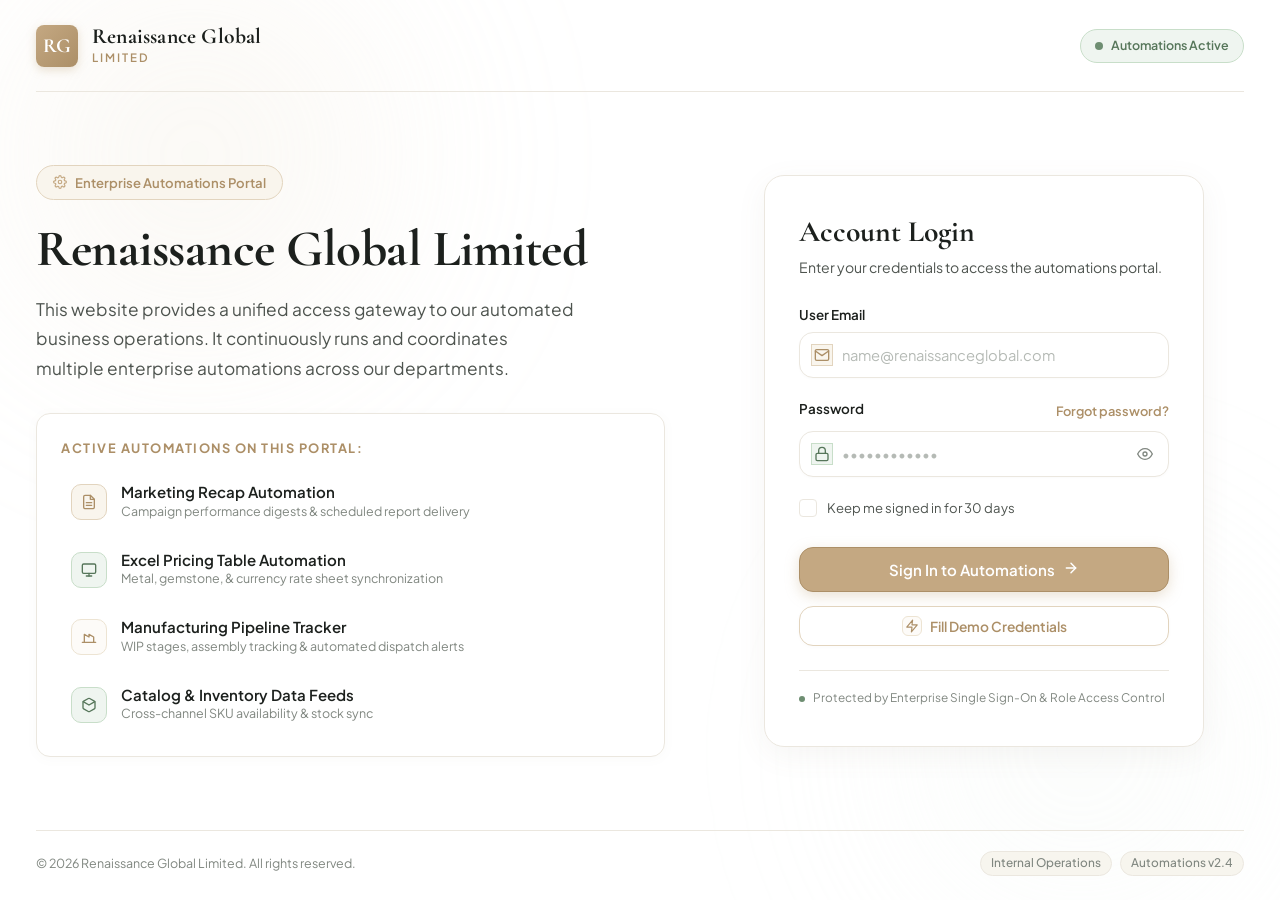
<file: index.html>
<!DOCTYPE html>
<html lang="en">
<head>
  <meta charset="UTF-8">
  <meta name="viewport" content="width=device-width, initial-scale=1.0">
  <title>Renaissance Global Limited — Automations Portal</title>
  <meta name="description" content="Renaissance Global Limited enterprise automation login portal. Secure access point to marketing recaps, pricing workflows, and manufacturing automations.">
  <meta name="theme-color" content="#ffffff">

  <!-- Typography -->
  <link rel="preconnect" href="https://fonts.googleapis.com">
  <link rel="preconnect" href="https://fonts.gstatic.com" crossorigin>
  <link href="https://fonts.googleapis.com/css2?family=Cormorant+Garamond:ital,wght@0,500;0,600;0,700;1,400&family=Plus+Jakarta+Sans:wght@300;400;500;600;700&display=swap" rel="stylesheet">
  <link rel="icon" href="data:image/svg+xml,<svg xmlns='http://www.w3.org/2000/svg' viewBox='0 0 32 32'><rect width='32' height='32' rx='6' fill='%23C4A882'/><text x='16' y='22' font-family='Georgia, serif' font-size='15' font-weight='bold' fill='white' text-anchor='middle'>RG</text></svg>">

  <link rel="stylesheet" href="styles.css">
</head>
<body>
  <!-- Ambient Subtle Tones (cream, tan, and soft light green on 80%+ pure white canvas) -->
  <div class="ambient-canvas" aria-hidden="true">
    <div class="glow-shape shape-1"></div>
    <div class="glow-shape shape-2"></div>
  </div>

  <div class="page-wrapper">
    <!-- Top Minimal Brand Bar -->
    <header class="portal-header">
      <div class="brand-group">
        <div class="brand-monogram">RG</div>
        <div class="brand-meta">
          <span class="brand-name">Renaissance Global</span>
          <span class="brand-sub">Limited</span>
        </div>
      </div>
      
      <div class="status-indicator">
        <span class="status-dot"></span>
        <span class="status-text">Automations Active</span>
      </div>
    </header>

    <!-- Main Single-Page Split Layout -->
    <main class="portal-main">
      <div class="portal-grid">
        
        <!-- Left Section: Simple text & Automations Overview -->
        <section class="portal-intro">
          <div class="tag-pill">
            <span class="tag-icon">
              <svg width="14" height="14" viewBox="0 0 24 24" fill="none" stroke="currentColor" stroke-width="2" stroke-linecap="round" stroke-linejoin="round">
                <circle cx="12" cy="12" r="3"></circle>
                <path d="M19.4 15a1.65 1.65 0 0 0 .33 1.82l.06.06a2 2 0 0 1 0 2.83 2 2 0 0 1-2.83 0l-.06-.06a1.65 1.65 0 0 0-1.82-.33 1.65 1.65 0 0 0-1 1.51V21a2 2 0 0 1-2 2 2 2 0 0 1-2-2v-.09A1.65 1.65 0 0 0 9 19.4a1.65 1.65 0 0 0-1.82.33l-.06.06a2 2 0 0 1-2.83 0 2 2 0 0 1 0-2.83l.06-.06a1.65 1.65 0 0 0 .33-1.82 1.65 1.65 0 0 0-1.51-1H3a2 2 0 0 1-2-2 2 2 0 0 1 2-2h.09A1.65 1.65 0 0 0 4.6 9a1.65 1.65 0 0 0-.33-1.82l-.06-.06a2 2 0 0 1 0-2.83 2 2 0 0 1 2.83 0l.06.06a1.65 1.65 0 0 0 1.82.33H9a1.65 1.65 0 0 0 1-1.51V3a2 2 0 0 1 2-2 2 2 0 0 1 2 2v.09a1.65 1.65 0 0 0 1 1.51 1.65 1.65 0 0 0 1.82-.33l.06-.06a2 2 0 0 1 2.83 0 2 2 0 0 1 0 2.83l-.06.06a1.65 1.65 0 0 0-.33 1.82V9a1.65 1.65 0 0 0 1.51 1H21a2 2 0 0 1 2 2 2 2 0 0 1-2 2h-.09a1.65 1.65 0 0 0-1.51 1z"></path>
              </svg>
            </span>
            <span>Enterprise Automations Portal</span>
          </div>

          <h1 class="portal-heading">
            Renaissance Global Limited
          </h1>

          <p class="portal-description">
            This website provides a unified access gateway to our automated business operations. It continuously runs and coordinates multiple enterprise automations across our departments.
          </p>

          <!-- List of Included Automations -->
          <div class="automations-summary-box">
            <div class="summary-header">Active Automations on this Portal:</div>
            
            <div class="automation-items-list">
              <div class="automation-item">
                <div class="item-icon icon-tan">
                  <svg width="16" height="16" viewBox="0 0 24 24" fill="none" stroke="currentColor" stroke-width="2" stroke-linecap="round" stroke-linejoin="round">
                    <path d="M14 2H6a2 2 0 0 0-2 2v16a2 2 0 0 0 2 2h12a2 2 0 0 0 2-2V8z"></path>
                    <polyline points="14 2 14 8 20 8"></polyline>
                    <line x1="16" y1="13" x2="8" y2="13"></line>
                    <line x1="16" y1="17" x2="8" y2="17"></line>
                  </svg>
                </div>
                <div class="item-info">
                  <span class="item-title">Marketing Recap Automation</span>
                  <span class="item-sub">Campaign performance digests & scheduled report delivery</span>
                </div>
              </div>

              <div class="automation-item">
                <div class="item-icon icon-green">
                  <svg width="16" height="16" viewBox="0 0 24 24" fill="none" stroke="currentColor" stroke-width="2" stroke-linecap="round" stroke-linejoin="round">
                    <rect x="2" y="3" width="20" height="14" rx="2" ry="2"></rect>
                    <line x1="8" y1="21" x2="16" y2="21"></line>
                    <line x1="12" y1="17" x2="12" y2="21"></line>
                  </svg>
                </div>
                <div class="item-info">
                  <span class="item-title">Excel Pricing Table Automation</span>
                  <span class="item-sub">Metal, gemstone, & currency rate sheet synchronization</span>
                </div>
              </div>

              <div class="automation-item">
                <div class="item-icon icon-cream">
                  <svg width="16" height="16" viewBox="0 0 24 24" fill="none" stroke="currentColor" stroke-width="2" stroke-linecap="round" stroke-linejoin="round">
                    <path d="M2 20h20"></path>
                    <path d="M5 20V8l7 4V8l7 4v8"></path>
                  </svg>
                </div>
                <div class="item-info">
                  <span class="item-title">Manufacturing Pipeline Tracker</span>
                  <span class="item-sub">WIP stages, assembly tracking & automated dispatch alerts</span>
                </div>
              </div>

              <div class="automation-item">
                <div class="item-icon icon-green">
                  <svg width="16" height="16" viewBox="0 0 24 24" fill="none" stroke="currentColor" stroke-width="2" stroke-linecap="round" stroke-linejoin="round">
                    <path d="M21 16V8a2 2 0 0 0-1-1.73l-7-4a2 2 0 0 0-2 0l-7 4A2 2 0 0 0 3 8v8a2 2 0 0 0 1 1.73l7 4a2 2 0 0 0 2 0l7-4A2 2 0 0 0 21 16z"></path>
                    <polyline points="3.27 6.96 12 12.01 20.73 6.96"></polyline>
                  </svg>
                </div>
                <div class="item-info">
                  <span class="item-title">Catalog & Inventory Data Feeds</span>
                  <span class="item-sub">Cross-channel SKU availability & stock sync</span>
                </div>
              </div>
            </div>
          </div>
        </section>

        <!-- Right Section: Login Form Card -->
        <section class="portal-login-area">
          <div class="login-card" id="login-card">
            
            <!-- Standard Login View -->
            <div id="login-form-view">
              <div class="card-header">
                <h2 class="card-title">Account Login</h2>
                <p class="card-subtitle">Enter your credentials to access the automations portal.</p>
              </div>

              <form id="login-form" onsubmit="return false;" novalidate>
                <!-- Email Field -->
                <div class="form-group">
                  <label for="user-email" class="form-label">User Email</label>
                  <div class="input-wrapper">
                    <span class="input-icon icon-tan">
                      <svg width="16" height="16" viewBox="0 0 24 24" fill="none" stroke="currentColor" stroke-width="2" stroke-linecap="round" stroke-linejoin="round">
                        <path d="M4 4h16c1.1 0 2 .9 2 2v12c0 1.1-.9 2-2 2H4c-1.1 0-2-.9-2-2V6c0-1.1.9-2 2-2z"></path>
                        <polyline points="22,6 12,13 2,6"></polyline>
                      </svg>
                    </span>
                    <input 
                      type="email" 
                      id="user-email" 
                      name="email" 
                      class="form-input" 
                      placeholder="name@renaissanceglobal.com" 
                      required 
                      autocomplete="email"
                    >
                  </div>
                  <span class="field-error" id="email-error">Please enter a valid work email address.</span>
                </div>

                <!-- Password Field -->
                <div class="form-group">
                  <div class="label-row">
                    <label for="user-password" class="form-label">Password</label>
                    <button type="button" class="btn-text-link" id="forgot-password-btn">Forgot password?</button>
                  </div>
                  <div class="input-wrapper">
                    <span class="input-icon icon-green">
                      <svg width="16" height="16" viewBox="0 0 24 24" fill="none" stroke="currentColor" stroke-width="2" stroke-linecap="round" stroke-linejoin="round">
                        <rect x="3" y="11" width="18" height="11" rx="2" ry="2"></rect>
                        <path d="M7 11V7a5 5 0 0 1 10 0v4"></path>
                      </svg>
                    </span>
                    <input 
                      type="password" 
                      id="user-password" 
                      name="password" 
                      class="form-input" 
                      placeholder="••••••••••••" 
                      required 
                      autocomplete="current-password"
                    >
                    <button type="button" class="password-toggle-btn" id="toggle-password-btn" aria-label="Toggle password visibility">
                      <svg id="eye-icon" width="16" height="16" viewBox="0 0 24 24" fill="none" stroke="currentColor" stroke-width="2" stroke-linecap="round" stroke-linejoin="round">
                        <path d="M1 12s4-8 11-8 11 8 11 8-4 8-11 8-11-8-11-8z"></path>
                        <circle cx="12" cy="12" r="3"></circle>
                      </svg>
                    </button>
                  </div>
                  <span class="field-error" id="password-error">Password must be at least 6 characters.</span>
                </div>

                <!-- Remember Me Checkbox -->
                <div class="form-check-row">
                  <label class="checkbox-container">
                    <input type="checkbox" id="remember-me" name="remember">
                    <span class="custom-checkbox"></span>
                    <span class="checkbox-label">Keep me signed in for 30 days</span>
                  </label>
                </div>

                <!-- Action Button (Tan / Light Green Styled) -->
                <button type="submit" class="btn btn-primary" id="login-submit-btn">
                  <span class="btn-spinner" id="btn-spinner" style="display: none;"></span>
                  <span id="btn-text">Sign In to Automations</span>
                  <span class="btn-arrow-icon" id="btn-arrow">
                    <svg width="16" height="16" viewBox="0 0 24 24" fill="none" stroke="currentColor" stroke-width="2.2" stroke-linecap="round" stroke-linejoin="round">
                      <line x1="5" y1="12" x2="19" y2="12"></line>
                      <polyline points="12 5 19 12 12 19"></polyline>
                    </svg>
                  </span>
                </button>

                <!-- Quick Autofill Action -->
                <div class="demo-fill-area">
                  <button type="button" class="btn btn-secondary" id="demo-fill-btn">
                    <span class="btn-icon-tiny icon-cream">
                      <svg width="14" height="14" viewBox="0 0 24 24" fill="none" stroke="currentColor" stroke-width="2" stroke-linecap="round" stroke-linejoin="round">
                        <polygon points="13 2 3 14 12 14 11 22 21 10 12 10 13 2"></polygon>
                      </svg>
                    </span>
                    <span>Fill Demo Credentials</span>
                  </button>
                </div>
              </form>

              <div class="card-notice">
                <span class="security-dot"></span>
                <span>Protected by Enterprise Single Sign-On & Role Access Control</span>
              </div>
            </div>

            <!-- Authenticated Success State View -->
            <div id="authenticated-view" class="authenticated-state" style="display: none;">
              <div class="success-icon-wrap icon-green">
                <svg width="32" height="32" viewBox="0 0 24 24" fill="none" stroke="currentColor" stroke-width="2.2" stroke-linecap="round" stroke-linejoin="round">
                  <path d="M22 11.08V12a10 10 0 1 1-5.93-9.14"></path>
                  <polyline points="22 4 12 14.01 9 11.01"></polyline>
                </svg>
              </div>
              <h3 class="auth-title">Authentication Successful</h3>
              <p class="auth-desc">Welcome to Renaissance Global Limited Automation Hub.</p>
              
              <div class="auth-user-badge">
                <span id="logged-user-email">user@renaissanceglobal.com</span>
              </div>

              <div class="auth-quick-actions">
                <button type="button" class="btn btn-primary" id="launch-hub-btn">
                  <span>Enter Automation Workspace</span>
                  <svg width="16" height="16" viewBox="0 0 24 24" fill="none" stroke="currentColor" stroke-width="2" stroke-linecap="round" stroke-linejoin="round">
                    <polyline points="9 18 15 12 9 6"></polyline>
                  </svg>
                </button>
                <button type="button" class="btn btn-secondary" id="logout-btn">
                  <span>Sign Out</span>
                </button>
              </div>
            </div>

          </div>
        </section>

      </div>
    </main>

    <!-- Footer -->
    <footer class="portal-footer">
      <div class="footer-left">
        <span>&copy; 2026 Renaissance Global Limited. All rights reserved.</span>
      </div>
      <div class="footer-right">
        <span class="footer-tag">Internal Operations</span>
        <span class="footer-tag">Automations v2.4</span>
      </div>
    </footer>
  </div>

  <!-- Toast Notification Container -->
  <div class="toast-container" id="toast-container" aria-live="polite"></div>

  <script src="app.js"></script>
</body>
</html>
</file>
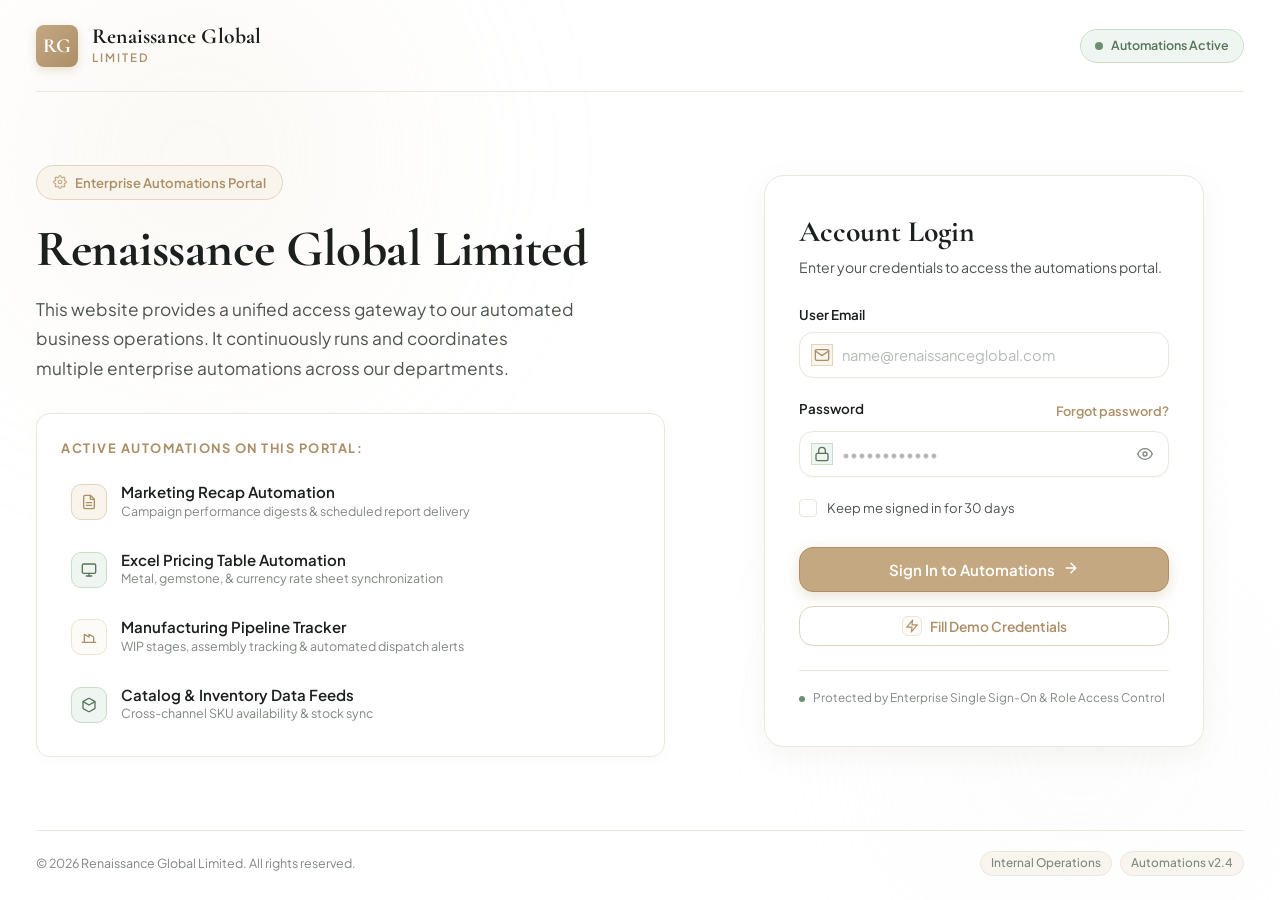
<file: summary-sheet-creation.html>
<!DOCTYPE html>
<html lang="en">
<head>
  <meta charset="UTF-8">
  <meta name="viewport" content="width=device-width, initial-scale=1.0">
  <title>Summary Sheet Creation — Renaissance Global Limited</title>
  <meta name="description" content="Renaissance Global Limited — Automated Summary Sheet Creation workflow for customer pricing sheets and diamond specifications.">
  <meta name="theme-color" content="#ffffff">

  <!-- Typography -->
  <link rel="preconnect" href="https://fonts.googleapis.com">
  <link rel="preconnect" href="https://fonts.gstatic.com" crossorigin>
  <link href="https://fonts.googleapis.com/css2?family=Cormorant+Garamond:ital,wght@0,500;0,600;0,700;1,400&family=Plus+Jakarta+Sans:wght@300;400;500;600;700&display=swap" rel="stylesheet">
  <link rel="icon" href="data:image/svg+xml,<svg xmlns='http://www.w3.org/2000/svg' viewBox='0 0 32 32'><rect width='32' height='32' rx='6' fill='%23C4A882'/><text x='16' y='22' font-family='Georgia, serif' font-size='15' font-weight='bold' fill='white' text-anchor='middle'>RG</text></svg>">

  <link rel="stylesheet" href="styles.css">

  <!-- Authentication Guard: Without login no one can access anything inside the app -->
  <style id="auth-guard-style">
    body { display: none !important; }
  </style>
  <script>
    (function () {
      try {
        var rawSession = sessionStorage.getItem('rg_auth_session') || localStorage.getItem('rg_auth_session');
        var session = rawSession ? JSON.parse(rawSession) : null;
        if (!session || !session.authenticated) {
          window.location.replace('index.html');
          return;
        }
        // User is authenticated - remove guard once DOM is ready
        if (document.readyState === 'loading') {
          document.addEventListener('DOMContentLoaded', function() {
            var guard = document.getElementById('auth-guard-style');
            if (guard) guard.remove();
          });
        } else {
          var guard = document.getElementById('auth-guard-style');
          if (guard) guard.remove();
        }
      } catch (err) {
        window.location.replace('index.html');
      }
    })();
  </script>
</head>
<body class="page-summary-sheet">
  <!-- Subtle Ambient Glow Orbs (Soft Cream & Light Green on 80%+ White Canvas) -->
  <div class="ambient-canvas" aria-hidden="true">
    <div class="glow-shape shape-1"></div>
    <div class="glow-shape shape-2"></div>
  </div>

  <div class="page-wrapper app-layout">
    <!-- Top Portal Header -->
    <header class="portal-header">
      <div class="brand-group">
        <a href="index.html" class="brand-monogram" title="Back to Portal Home">RG</a>
        <div class="brand-meta">
          <span class="brand-name">Renaissance Global</span>
          <span class="brand-sub">Limited</span>
        </div>
      </div>

      <!-- Navigation & User Info -->
      <div class="header-user-nav">
        <div class="status-indicator">
          <span class="status-dot"></span>
          <span class="status-text">Automation Engine: Ready</span>
        </div>

        <div class="user-profile-badge">
          <span class="user-avatar icon-tan">
            <svg width="15" height="15" viewBox="0 0 24 24" fill="none" stroke="currentColor" stroke-width="2" stroke-linecap="round" stroke-linejoin="round">
              <path d="M20 21v-2a4 4 0 0 0-4-4H8a4 4 0 0 0-4 4v2"></path>
              <circle cx="12" cy="7" r="4"></circle>
            </svg>
          </span>
          <span class="user-email-text" id="header-user-email">operations@renaissanceglobal.com</span>
        </div>

        <a href="index.html" class="btn btn-secondary btn-sm" id="header-logout-btn" title="Sign out of session">
          <span>Sign Out</span>
        </a>
      </div>
    </header>

    <!-- Breadcrumb / Workflow Title -->
    <nav class="breadcrumb-bar" aria-label="Breadcrumb">
      <div class="breadcrumb-trail">
        <a href="index.html" class="breadcrumb-link">Portal</a>
        <span class="breadcrumb-separator">/</span>
        <span class="breadcrumb-link">Automations Hub</span>
        <span class="breadcrumb-separator">/</span>
        <span class="breadcrumb-current">Summary Sheet Creation</span>
      </div>
    </nav>

    <!-- Main Content Area -->
    <main class="summary-sheet-main">
      <div class="summary-layout-grid">
        
        <!-- Left / Form Container -->
        <section class="form-section-card">
          <div class="card-header">
            <div class="tag-pill sm">
              <span class="tag-icon">
                <svg width="13" height="13" viewBox="0 0 24 24" fill="none" stroke="currentColor" stroke-width="2" stroke-linecap="round" stroke-linejoin="round">
                  <path d="M14 2H6a2 2 0 0 0-2 2v16a2 2 0 0 0 2 2h12a2 2 0 0 0 2-2V8z"></path>
                  <polyline points="14 2 14 8 20 8"></polyline>
                  <line x1="16" y1="13" x2="8" y2="13"></line>
                  <line x1="16" y1="17" x2="8" y2="17"></line>
                </svg>
              </span>
              <span>Server Master Template & Code Mappings Active</span>
            </div>
            <h1 class="card-title">Client Recap Generation</h1>
            <p class="card-subtitle">
              Upload your Pricing Sheet. The system automatically applies the master Recap Template, Code Mappings, and Diamond Tolerances from the server.
            </p>
          </div>

          <!-- SUMMARY SHEET CREATION FORM -->
          <form id="summary-sheet-form" onsubmit="return false;" novalidate>
            
            <!-- INPUT 1: File : Pricing Sheet (Required) -->
            <div class="form-group">
              <label class="form-label">
                <span>1. Upload Pricing Sheet</span>
                <span class="required-indicator">* Required</span>
              </label>

              <!-- Drag and Drop Upload Area -->
              <div class="file-drop-zone" id="file-drop-zone">
                <input 
                  type="file" 
                  id="input-pricing-sheet" 
                  name="pricing_sheet" 
                  class="file-input-hidden" 
                  accept=".xlsx, .xls, .csv" 
                  required
                >
                <div class="drop-zone-content" id="drop-zone-idle">
                  <div class="drop-icon-wrap icon-green">
                    <svg width="22" height="22" viewBox="0 0 24 24" fill="none" stroke="currentColor" stroke-width="2" stroke-linecap="round" stroke-linejoin="round">
                      <path d="M21 15v4a2 2 0 0 1-2 2H5a2 2 0 0 1-2-2v-4"></path>
                      <polyline points="17 8 12 3 7 8"></polyline>
                      <line x1="12" y1="3" x2="12" y2="15"></line>
                    </svg>
                  </div>
                  <div class="drop-text">
                    <span class="drop-title">Upload Pricing Sheet</span>
                    <span class="drop-subtitle">Drag and drop spreadsheet here, or <button type="button" class="btn-text-link" id="browse-file-btn">browse files</button></span>
                  </div>
                  <div class="drop-hint">Supports .xlsx, .xls, .csv (Template & Mappings loaded from server)</div>
                </div>

                <!-- Selected File Display -->
                <div class="file-selected-card" id="file-selected-card" style="display: none;">
                  <div class="file-card-info">
                    <div class="file-icon-badge icon-tan">
                      <svg width="20" height="20" viewBox="0 0 24 24" fill="none" stroke="currentColor" stroke-width="2" stroke-linecap="round" stroke-linejoin="round">
                        <path d="M14 2H6a2 2 0 0 0-2 2v16a2 2 0 0 0 2 2h12a2 2 0 0 0 2-2V8z"></path>
                        <polyline points="14 2 14 8 20 8"></polyline>
                        <line x1="8" y1="13" x2="16" y2="13"></line>
                        <line x1="8" y1="17" x2="16" y2="17"></line>
                      </svg>
                    </div>
                    <div class="file-details">
                      <span class="file-name" id="display-file-name">Pricing_Master_2026.xlsx</span>
                      <span class="file-size" id="display-file-size">1.4 MB • Excel Workbook</span>
                    </div>
                  </div>
                  <button type="button" class="file-remove-btn" id="file-remove-btn" title="Remove file" aria-label="Remove selected file">&times;</button>
                </div>
              </div>
              <span class="field-error" id="file-error">Please select a valid Pricing Sheet spreadsheet.</span>
            </div>

            <!-- INPUT 2: Customer (Optional) -->
            <div class="form-group">
              <label for="input-customer" class="form-label">
                <span>2. Customer / Account</span>
                <span class="text-muted" style="font-size: 0.8rem; font-weight: normal; margin-left: 6px;">(Optional — defaults to Sheet / Client)</span>
              </label>
              <div class="input-wrapper">
                <span class="input-icon icon-tan">
                  <svg width="16" height="16" viewBox="0 0 24 24" fill="none" stroke="currentColor" stroke-width="2" stroke-linecap="round" stroke-linejoin="round">
                    <path d="M17 21v-2a4 4 0 0 0-4-4H5a4 4 0 0 0-4 4v2"></path>
                    <circle cx="9" cy="7" r="4"></circle>
                    <path d="M23 21v-2a4 4 0 0 0-3-3.87"></path>
                    <path d="M16 3.13a4 4 0 0 1 0 7.75"></path>
                  </svg>
                </span>
                <input 
                  type="text" 
                  id="input-customer" 
                  name="customer" 
                  class="form-input" 
                  placeholder="Enter Customer Name or select below..." 
                  list="customer-suggestions" 
                  autocomplete="off"
                >
                <datalist id="customer-suggestions">
                  <option value="ZALES ENCHANTED BRIDAL">
                  <option value="ZALES CANADA">
                  <option value="Signet Jewelers">
                  <option value="Kay Jewelers">
                  <option value="Helzberg Diamonds">
                  <option value="Macy's Fine Jewelry">
                </datalist>
              </div>
              <span class="field-error" id="customer-error">Please specify a customer name.</span>

              <!-- Quick Customer Chips -->
              <div class="quick-chips">
                <span class="chips-label">Quick select:</span>
                <button type="button" class="chip-btn" data-customer="ZALES ENCHANTED BRIDAL">Enchanted</button>
                <button type="button" class="chip-btn" data-customer="ZALES CANADA">Zales Canada</button>
                <button type="button" class="chip-btn" data-customer="Signet Jewelers">Signet</button>
                <button type="button" class="chip-btn" data-customer="Helzberg Diamonds">Helzberg</button>
              </div>
            </div>

            <!-- INPUT 3: Collection / Program Name (Optional) -->
            <div class="form-group">
              <label for="input-collection" class="form-label">
                <span>3. Collection / Program Name</span>
                <span class="text-muted" style="font-size: 0.8rem; font-weight: normal; margin-left: 6px;">(Optional — e.g. Enchanted Star Bridal, Belle-35th Anniversary)</span>
              </label>
              <div class="input-wrapper">
                <span class="input-icon icon-tan">
                  <svg width="16" height="16" viewBox="0 0 24 24" fill="none" stroke="currentColor" stroke-width="2" stroke-linecap="round" stroke-linejoin="round">
                    <path d="M20.59 13.41l-7.17 7.17a2 2 0 0 1-2.83 0L2 12V2h10l8.59 8.59a2 2 0 0 1 0 2.82z"></path>
                    <line x1="7" y1="7" x2="7.01" y2="7"></line>
                  </svg>
                </span>
                <input 
                  type="text" 
                  id="input-collection" 
                  name="collection_name" 
                  class="form-input" 
                  placeholder="e.g. Enchanted Star Bridal, Belle-35th Anniversary..." 
                  list="collection-suggestions" 
                  autocomplete="off"
                >
                <datalist id="collection-suggestions">
                  <option value="Enchanted Star Bridal">
                  <option value="Belle-35th Anniversary">
                  <option value="Core Gemstone">
                  <option value="Diamond Core">
                </datalist>
              </div>

              <!-- Quick Collection Chips -->
              <div class="quick-chips">
                <span class="chips-label">Quick select:</span>
                <button type="button" class="chip-btn chip-collection" data-collection="Enchanted Star Bridal">Enchanted Star Bridal</button>
                <button type="button" class="chip-btn chip-collection" data-collection="Belle-35th Anniversary">Belle-35th Anniversary</button>
                <button type="button" class="chip-btn chip-collection" data-collection="Core Gemstone">Core Gemstone</button>
              </div>
            </div>

            <!-- INPUT 4: Pricing Basis Selector -->
            <div class="form-group">
              <label class="form-label">
                <span>4. Pricing Basis</span>
              </label>
              <div class="price-basis-toggle-group">
                <label class="price-basis-option active" id="basis-option-memo">
                  <input type="radio" name="price_basis" id="basis-memo" value="MEMO_COST" checked>
                  <span class="basis-card">
                    <span class="basis-title">MEMO COST</span>
                    <span class="basis-sub">Marketing Recap Standard (Default)</span>
                  </span>
                </label>
                <label class="price-basis-option" id="basis-option-selling">
                  <input type="radio" name="price_basis" id="basis-selling" value="SELLING_PRICE">
                  <span class="basis-card">
                    <span class="basis-title">Standard Selling Price</span>
                    <span class="basis-sub">NY Selling Price Incl. Coop</span>
                  </span>
                </label>
              </div>
            </div>

            <!-- INPUT 5: Diamond Quality (Optional) -->
            <div class="form-group">
              <label for="input-diamond-quality" class="form-label">
                <span>5. Diamond Quality Specification</span>
                <span class="text-muted" style="font-size: 0.8rem; font-weight: normal; margin-left: 6px;">(Optional — resolved from Pricing Sheet & Code Mapping)</span>
              </label>
              
              <div class="input-wrapper">
                <span class="input-icon icon-cream">
                  <svg width="16" height="16" viewBox="0 0 24 24" fill="none" stroke="currentColor" stroke-width="2" stroke-linecap="round" stroke-linejoin="round">
                    <path d="M6 3h12l4 6-10 12L2 9z"></path>
                    <path d="M11 3v6"></path>
                    <path d="M13 3v6"></path>
                  </svg>
                </span>
                <select id="input-diamond-quality" name="diamond_quality" class="form-input form-select">
                  <option value="" selected>Auto-detect from Pricing Sheet & Code Mapping...</option>
                  <option value="I1-I2 / H-I (Commercial)">I1-I2 / H-I (Commercial Standard)</option>
                  <option value="SI1-SI2 / G-H (Fine Commercial)">SI1-SI2 / G-H (Fine Commercial)</option>
                  <option value="SI1 / F-G (Premium Retail)">SI1 / F-G (Premium Retail)</option>
                  <option value="VS1-VS2 / F-G (High Precision)">VS1-VS2 / F-G (High Precision)</option>
                  <option value="VVS / D-F (Signature Collection)">VVS / D-F (Signature Collection)</option>
                  <option value="Lab-Grown / SI-VS / E-F">Lab-Grown / SI-VS / E-F (Sustainable)</option>
                  <option value="Custom Specification">Custom Diamond Quality Spec...</option>
                </select>
              </div>
              <span class="field-error" id="quality-error">Please select a diamond quality specification.</span>

              <!-- Quality Quick Selection Badges -->
              <div class="quality-badges-row">
                <button type="button" class="quality-pill" data-quality="I1-I2 / H-I (Commercial)">I1-I2 / H-I</button>
                <button type="button" class="quality-pill" data-quality="SI1-SI2 / G-H (Fine Commercial)">SI1-SI2 / G-H</button>
                <button type="button" class="quality-pill" data-quality="VS1-VS2 / F-G (High Precision)">VS1-VS2 / F-G</button>
                <button type="button" class="quality-pill" data-quality="Lab-Grown / SI-VS / E-F">Lab-Grown</button>
              </div>
            </div>

            <!-- Form Actions -->
            <div class="form-actions-row">
              <button type="submit" class="btn btn-primary" id="btn-create-summary">
                <span class="btn-spinner" id="btn-spinner" style="display: none;"></span>
                <span class="btn-icon">
                  <svg width="16" height="16" viewBox="0 0 24 24" fill="none" stroke="currentColor" stroke-width="2.2" stroke-linecap="round" stroke-linejoin="round">
                    <polyline points="20 6 9 17 4 12"></polyline>
                  </svg>
                </span>
                <span id="btn-text">Generate Client Recap</span>
              </button>

              <button type="button" class="btn btn-secondary" id="btn-reset-form">
                <span>Reset Fields</span>
              </button>
            </div>

          </form>
        </section>

        <!-- Right / Automation Processing Status & Live Output Preview -->
        <aside class="automation-preview-card">
          <div class="preview-header">
            <div class="preview-title-group">
              <span class="preview-eyebrow">Automation Pipeline</span>
              <h2 class="preview-title">Summary Output Status</h2>
            </div>
            <span class="status-pill-badge" id="pipeline-status-badge">Standby</span>
          </div>

          <!-- Processing Progress Bar -->
          <div class="pipeline-progress-container" id="progress-container" style="display: none;">
            <div class="progress-labels">
              <span id="progress-step-text">Reading pricing sheet formulas...</span>
              <span id="progress-percent-text">0%</span>
            </div>
            <div class="progress-bar-track">
              <div class="progress-bar-fill" id="progress-bar-fill" style="width: 0%;"></div>
            </div>
          </div>

          <!-- Empty / Initial Guide View -->
          <div class="preview-body" id="preview-idle-view">
            <div class="idle-illustration icon-tan">
              <svg width="36" height="36" viewBox="0 0 24 24" fill="none" stroke="currentColor" stroke-width="1.8" stroke-linecap="round" stroke-linejoin="round">
                <rect x="3" y="3" width="18" height="18" rx="2" ry="2"></rect>
                <line x1="3" y1="9" x2="21" y2="9"></line>
                <line x1="9" y1="21" x2="9" y2="9"></line>
              </svg>
            </div>
            <h3 class="idle-heading">Awaiting Summary Inputs</h3>
            <p class="idle-text">
              Provide the Customer name, upload the Pricing Sheet file, and pick the Diamond Quality grade. The automation engine will consolidate line items, margin tables, and output a completed Summary Sheet.
            </p>
            <div class="idle-tips">
              <div class="tip-item">
                <span class="tip-dot icon-green"></span>
                <span>Automatic SKU matching against master diamond matrices</span>
              </div>
              <div class="tip-item">
                <span class="tip-dot icon-tan"></span>
                <span>Instant markup & currency calculations</span>
              </div>
            </div>
          </div>

          <!-- Completed Generated Summary Result View -->
          <div class="generated-result-card" id="preview-result-view" style="display: none;">
            <div class="result-success-banner">
              <div class="success-icon icon-green">
                <svg width="20" height="20" viewBox="0 0 24 24" fill="none" stroke="currentColor" stroke-width="2.2" stroke-linecap="round" stroke-linejoin="round">
                  <path d="M22 11.08V12a10 10 0 1 1-5.93-9.14"></path>
                  <polyline points="22 4 12 14.01 9 11.01"></polyline>
                </svg>
              </div>
              <div>
                <h4 class="result-title">Client Recap Generated</h4>
                <span class="result-time" id="result-timestamp">Processed at 18:58:30</span>
              </div>
            </div>

            <!-- Key Summary Metadata Metrics -->
            <div class="result-metrics-grid">
              <div class="result-metric">
                <span class="metric-key">Customer</span>
                <span class="metric-val" id="res-customer">Signet Jewelers</span>
              </div>
              <div class="result-metric">
                <span class="metric-key">Collection / Program</span>
                <span class="metric-val" id="res-collection">Default</span>
              </div>
              <div class="result-metric">
                <span class="metric-key">Pricing Basis</span>
                <span class="metric-val" id="res-price-basis">MEMO COST</span>
              </div>
              <div class="result-metric">
                <span class="metric-key">Parsed Items</span>
                <span class="metric-val text-green" id="res-skus">0 Line Items</span>
              </div>
            </div>

            <!-- Generated File Download Box -->
            <div class="download-box">
              <div class="download-info">
                <div class="download-icon icon-green">
                  <svg width="18" height="18" viewBox="0 0 24 24" fill="none" stroke="currentColor" stroke-width="2" stroke-linecap="round" stroke-linejoin="round">
                    <path d="M14 2H6a2 2 0 0 0-2 2v16a2 2 0 0 0 2 2h12a2 2 0 0 0 2-2V8z"></path>
                    <polyline points="14 2 14 8 20 8"></polyline>
                    <line x1="12" y1="18" x2="12" y2="12"></line>
                    <line x1="9" y1="15" x2="12" y2="18"></line>
                    <line x1="15" y1="15" x2="12" y2="18"></line>
                  </svg>
                </div>
                <div>
                  <span class="generated-filename" id="gen-filename">Client_Recap_Workbook.xlsx</span>
                  <span class="generated-filesize">Ready for download • Recap Sheet</span>
                </div>
              </div>
              <button type="button" class="btn btn-primary btn-sm" id="btn-download-sheet">
                <span>Download Recap</span>
                <svg width="14" height="14" viewBox="0 0 24 24" fill="none" stroke="currentColor" stroke-width="2" stroke-linecap="round" stroke-linejoin="round">
                  <path d="M21 15v4a2 2 0 0 1-2 2H5a2 2 0 0 1-2-2v-4"></path>
                  <polyline points="7 10 12 15 17 10"></polyline>
                  <line x1="12" y1="15" x2="12" y2="3"></line>
                </svg>
              </button>
            </div>
          </div>

        </aside>

      </div>
    </main>

    <!-- Footer -->
    <footer class="portal-footer">
      <div class="footer-left">
        <span>&copy; 2026 Renaissance Global Limited. All rights reserved.</span>
      </div>
      <div class="footer-right">
        <span class="footer-tag">Summary Sheet Engine v2.4</span>
        <span class="footer-tag">Active Session: Secure</span>
      </div>
    </footer>
  </div>

  <!-- Toast Notification Container -->
  <div class="toast-container" id="toast-container" aria-live="polite"></div>

  <script src="summary-sheet.js"></script>
</body>
</html>
</file>
<file: styles.css>
/* ==========================================================================
   RENAISSANCE GLOBAL LIMITED — AUTOMATIONS LOGIN PORTAL
   Style System:
   - 80%+ Pure White background
   - Light shade of Tan, Cream, Light Green (exclusively for icons and buttons)
   - STRICTLY NO Dark Theme. STRICTLY NO Blue color.
   - Clean, minimal, elegant single-page layout.
   ========================================================================== */

:root {
  /* 80%+ Pure White Canvas */
  --bg-body: #FFFFFF;
  --bg-card: #FFFFFF;
  --bg-subtle: #FAFAF8;
  --bg-cream-tint: #F7F5EE;

  /* Borders & Dividers */
  --border-light: #EBE7DF;
  --border-subtle: #F3EFE9;
  --border-focus: #C4A882;

  /* Accent Colors (Icons & Buttons ONLY) */
  --tan-base: #C4A882;
  --tan-dark: #AC8F67;
  --tan-light: #F9F5ED;
  --tan-border: #E2D4BE;

  --green-base: #6E8E72;
  --green-dark: #56765A;
  --green-light: #EFF5F0;
  --green-border: #C8DEC9;

  --cream-base: #EDE4D3;
  --cream-dark: #C9BEA8;
  --cream-light: #FDFBF8;

  /* Typography Colors (Warm Charcoal / Muted Stone - No Blue undertone) */
  --text-title: #1C201D;
  --text-body: #4E544F;
  --text-muted: #808780;
  --text-inverted: #FFFFFF;
  --text-error: #B94A48;

  /* Fonts */
  --font-sans: 'Plus Jakarta Sans', -apple-system, BlinkMacSystemFont, 'Segoe UI', Roboto, sans-serif;
  --font-serif: 'Cormorant Garamond', Georgia, serif;

  /* Soft Shadows */
  --shadow-card: 0 8px 30px rgba(130, 115, 95, 0.07);
  --shadow-hover: 0 12px 36px rgba(130, 115, 95, 0.12);
  --shadow-input: 0 1px 3px rgba(0, 0, 0, 0.02);

  /* Radius */
  --radius-sm: 8px;
  --radius-md: 14px;
  --radius-lg: 20px;
  --radius-pill: 9999px;

  /* Transitions */
  --transition-fast: 0.18s cubic-bezier(0.16, 1, 0.3, 1);
  --transition-normal: 0.28s cubic-bezier(0.16, 1, 0.3, 1);
}

/* Reset */
*, *::before, *::after {
  box-sizing: border-box;
  margin: 0;
  padding: 0;
}

html, body {
  height: 100%;
}

body {
  font-family: var(--font-sans);
  background-color: var(--bg-body);
  color: var(--text-body);
  line-height: 1.6;
  -webkit-font-smoothing: antialiased;
  -moz-osx-font-smoothing: grayscale;
  overflow-x: hidden;
  position: relative;
}

/* Ambient canvas shapes (very faint cream/tan accents on 80% white canvas) */
.ambient-canvas {
  position: fixed;
  top: 0;
  left: 0;
  width: 100%;
  height: 100%;
  pointer-events: none;
  z-index: 0;
  overflow: hidden;
}

.glow-shape {
  position: absolute;
  border-radius: 50%;
  filter: blur(100px);
  opacity: 0.35;
}

.shape-1 {
  top: -120px;
  left: -80px;
  width: 550px;
  height: 550px;
  background: radial-gradient(circle, var(--cream-base) 0%, rgba(255, 255, 255, 0) 70%);
}

.shape-2 {
  bottom: -100px;
  right: -50px;
  width: 500px;
  height: 500px;
  background: radial-gradient(circle, var(--green-light) 0%, rgba(255, 255, 255, 0) 70%);
}

/* Single Page Container */
.page-wrapper {
  position: relative;
  z-index: 1;
  min-height: 100vh;
  display: flex;
  flex-direction: column;
  justify-content: space-between;
  padding: 24px 36px;
  max-width: 1280px;
  margin: 0 auto;
}

/* ==========================================================================
   HEADER / BRAND BAR
   ========================================================================== */
.portal-header {
  display: flex;
  align-items: center;
  justify-content: space-between;
  padding-bottom: 24px;
  border-bottom: 1px solid var(--border-light);
}

.brand-group {
  display: flex;
  align-items: center;
  gap: 14px;
}

.brand-monogram {
  width: 42px;
  height: 42px;
  border-radius: var(--radius-sm);
  background: linear-gradient(135deg, var(--tan-base), var(--tan-dark));
  color: var(--text-inverted);
  display: flex;
  align-items: center;
  justify-content: center;
  font-family: var(--font-serif);
  font-weight: 700;
  font-size: 1.25rem;
  letter-spacing: 0.5px;
  box-shadow: 0 3px 10px rgba(196, 168, 130, 0.35);
}

.brand-meta {
  display: flex;
  flex-direction: column;
}

.brand-name {
  font-family: var(--font-serif);
  font-size: 1.35rem;
  font-weight: 700;
  color: var(--text-title);
  line-height: 1.15;
  letter-spacing: 0.2px;
}

.brand-sub {
  font-size: 0.72rem;
  text-transform: uppercase;
  letter-spacing: 2px;
  color: var(--tan-dark);
  font-weight: 600;
}

/* Live Status Indicator */
.status-indicator {
  display: inline-flex;
  align-items: center;
  gap: 8px;
  background-color: var(--green-light);
  border: 1px solid var(--green-border);
  padding: 6px 14px;
  border-radius: var(--radius-pill);
  font-size: 0.78rem;
  font-weight: 600;
  color: var(--green-dark);
}

.status-dot {
  width: 8px;
  height: 8px;
  background-color: var(--green-base);
  border-radius: 50%;
  box-shadow: 0 0 0 0 rgba(110, 142, 114, 0.7);
  animation: pulseGreen 2s infinite;
}

@keyframes pulseGreen {
  0% {
    transform: scale(0.95);
    box-shadow: 0 0 0 0 rgba(110, 142, 114, 0.7);
  }
  70% {
    transform: scale(1);
    box-shadow: 0 0 0 6px rgba(110, 142, 114, 0);
  }
  100% {
    transform: scale(0.95);
    box-shadow: 0 0 0 0 rgba(110, 142, 114, 0);
  }
}

/* ==========================================================================
   MAIN SINGLE-PAGE GRID LAYOUT
   ========================================================================== */
.portal-main {
  flex-grow: 1;
  display: flex;
  align-items: center;
  padding: 40px 0;
}

.portal-grid {
  width: 100%;
  display: grid;
  grid-template-columns: 1.15fr 0.95fr;
  gap: 60px;
  align-items: center;
}

/* ==========================================================================
   LEFT SECTION: INTRO & AUTOMATIONS OVERVIEW
   ========================================================================== */
.portal-intro {
  display: flex;
  flex-direction: column;
}

.tag-pill {
  display: inline-flex;
  align-items: center;
  gap: 8px;
  background-color: var(--tan-light);
  border: 1px solid var(--tan-border);
  color: var(--tan-dark);
  padding: 6px 16px;
  border-radius: var(--radius-pill);
  font-size: 0.82rem;
  font-weight: 600;
  margin-bottom: 20px;
  width: fit-content;
}

.tag-icon {
  display: inline-flex;
  color: var(--tan-base);
}

.portal-heading {
  font-family: var(--font-serif);
  font-size: 3.2rem;
  font-weight: 700;
  color: var(--text-title);
  line-height: 1.15;
  margin-bottom: 16px;
  letter-spacing: -0.5px;
}

.portal-description {
  font-size: 1.08rem;
  line-height: 1.7;
  color: var(--text-body);
  margin-bottom: 30px;
  max-width: 540px;
}

/* Automations List Summary Box */
.automations-summary-box {
  background-color: #FFFFFF;
  border: 1px solid var(--border-light);
  border-radius: var(--radius-md);
  padding: 24px;
  box-shadow: 0 2px 12px rgba(130, 115, 95, 0.04);
}

.summary-header {
  font-size: 0.8rem;
  text-transform: uppercase;
  letter-spacing: 1.5px;
  font-weight: 700;
  color: var(--tan-dark);
  margin-bottom: 16px;
}

.automation-items-list {
  display: flex;
  flex-direction: column;
  gap: 12px;
}

.automation-item {
  display: flex;
  align-items: center;
  gap: 14px;
  padding: 8px 10px;
  border-radius: var(--radius-sm);
  transition: background-color var(--transition-fast);
}

.automation-item:hover {
  background-color: var(--bg-cream-tint);
}

.item-icon {
  width: 36px;
  height: 36px;
  border-radius: 10px;
  display: flex;
  align-items: center;
  justify-content: center;
  flex-shrink: 0;
}

.item-info {
  display: flex;
  flex-direction: column;
}

.item-title {
  font-size: 0.94rem;
  font-weight: 600;
  color: var(--text-title);
  line-height: 1.3;
}

.item-sub {
  font-size: 0.78rem;
  color: var(--text-muted);
}

/* ==========================================================================
   RIGHT SECTION: LOGIN CARD
   ========================================================================== */
.portal-login-area {
  display: flex;
  justify-content: center;
}

.login-card {
  width: 100%;
  max-width: 440px;
  background-color: #FFFFFF;
  border: 1px solid var(--border-light);
  border-radius: var(--radius-lg);
  padding: 38px 34px;
  box-shadow: var(--shadow-card);
  position: relative;
  transition: box-shadow var(--transition-normal);
}

.login-card:hover {
  box-shadow: var(--shadow-hover);
}

.card-header {
  margin-bottom: 26px;
}

.card-title {
  font-family: var(--font-serif);
  font-size: 1.85rem;
  font-weight: 700;
  color: var(--text-title);
  margin-bottom: 6px;
  line-height: 1.2;
}

.card-subtitle {
  font-size: 0.88rem;
  color: var(--text-body);
}

/* Form Groups */
.form-group {
  margin-bottom: 20px;
}

.form-label {
  display: block;
  font-size: 0.84rem;
  font-weight: 600;
  color: var(--text-title);
  margin-bottom: 6px;
}

.label-row {
  display: flex;
  align-items: center;
  justify-content: space-between;
  margin-bottom: 6px;
}

.btn-text-link {
  background: none;
  border: none;
  font-size: 0.8rem;
  font-weight: 600;
  color: var(--tan-dark);
  cursor: pointer;
  padding: 0;
  font-family: var(--font-sans);
  transition: color var(--transition-fast);
}

.btn-text-link:hover {
  color: var(--tan-base);
  text-decoration: underline;
}

.input-wrapper {
  position: relative;
  display: flex;
  align-items: center;
}

.form-input {
  width: 100%;
  height: 46px;
  padding: 10px 42px 10px 42px;
  background-color: #FFFFFF;
  border: 1px solid var(--border-light);
  border-radius: var(--radius-md);
  font-size: 0.92rem;
  font-family: var(--font-sans);
  color: var(--text-title);
  transition: all var(--transition-fast);
  box-shadow: var(--shadow-input);
}

.form-input::placeholder {
  color: #B5BAB5;
}

.form-input:focus {
  outline: none;
  border-color: var(--tan-base);
  box-shadow: 0 0 0 3px var(--tan-light);
}

.form-input.invalid {
  border-color: var(--text-error);
  box-shadow: 0 0 0 3px #FDF0F0;
}

/* Input Icons (Tan & Green Accents) */
.input-icon {
  position: absolute;
  left: 12px;
  display: flex;
  align-items: center;
  justify-content: center;
  pointer-events: none;
  width: 22px;
  height: 22px;
}

.password-toggle-btn {
  position: absolute;
  right: 12px;
  background: none;
  border: none;
  display: flex;
  align-items: center;
  justify-content: center;
  color: var(--text-muted);
  cursor: pointer;
  padding: 4px;
}

.password-toggle-btn:hover {
  color: var(--tan-dark);
}

.field-error {
  display: none;
  font-size: 0.76rem;
  color: var(--text-error);
  margin-top: 5px;
  font-weight: 500;
}

/* Checkbox Row */
.form-check-row {
  margin-bottom: 24px;
}

.checkbox-container {
  display: inline-flex;
  align-items: center;
  gap: 10px;
  cursor: pointer;
  user-select: none;
}

.checkbox-container input[type="checkbox"] {
  display: none;
}

.custom-checkbox {
  width: 18px;
  height: 18px;
  border: 1px solid var(--border-light);
  border-radius: 4px;
  background-color: #FFFFFF;
  display: flex;
  align-items: center;
  justify-content: center;
  transition: all var(--transition-fast);
}

.checkbox-container input[type="checkbox"]:checked + .custom-checkbox {
  background-color: var(--green-base);
  border-color: var(--green-dark);
}

.checkbox-container input[type="checkbox"]:checked + .custom-checkbox::after {
  content: '✓';
  color: #FFFFFF;
  font-size: 0.72rem;
  font-weight: 700;
}

.checkbox-label {
  font-size: 0.82rem;
  color: var(--text-body);
}

/* ==========================================================================
   BUTTONS (Only Tan, Cream, and Light Green colors)
   ========================================================================== */
.btn {
  display: inline-flex;
  align-items: center;
  justify-content: center;
  gap: 8px;
  padding: 12px 24px;
  font-size: 0.94rem;
  font-weight: 600;
  border-radius: var(--radius-md);
  text-decoration: none;
  cursor: pointer;
  transition: all var(--transition-normal);
  border: 1px solid transparent;
  font-family: var(--font-sans);
  width: 100%;
}

.btn-primary {
  background-color: var(--tan-base);
  color: #FFFFFF;
  border-color: var(--tan-dark);
  box-shadow: 0 4px 14px rgba(196, 168, 130, 0.35);
}

.btn-primary:hover {
  background-color: var(--tan-dark);
  box-shadow: 0 6px 18px rgba(172, 143, 103, 0.45);
  transform: translateY(-1px);
}

.btn-secondary {
  background-color: #FFFFFF;
  color: var(--tan-dark);
  border: 1px solid var(--tan-border);
  box-shadow: 0 1px 4px rgba(0, 0, 0, 0.02);
  padding: 9px 16px;
  font-size: 0.86rem;
}

.btn-secondary:hover {
  background-color: var(--bg-cream-tint);
  border-color: var(--tan-base);
  transform: translateY(-1px);
}

.btn-spinner {
  width: 16px;
  height: 16px;
  border: 2px solid rgba(255, 255, 255, 0.3);
  border-top-color: #FFFFFF;
  border-radius: 50%;
  animation: spin 0.8s linear infinite;
  display: inline-block;
}

@keyframes spin {
  to { transform: rotate(360deg); }
}

.demo-fill-area {
  margin-top: 14px;
  text-align: center;
}

.btn-icon-tiny {
  display: inline-flex;
  width: 20px;
  height: 20px;
  border-radius: 6px;
  align-items: center;
  justify-content: center;
}

/* Accent Icon Wrappers */
.icon-tan {
  background-color: var(--tan-light);
  color: var(--tan-dark);
  border: 1px solid var(--tan-border);
}

.icon-green {
  background-color: var(--green-light);
  color: var(--green-dark);
  border: 1px solid var(--green-border);
}

.icon-cream {
  background-color: var(--cream-light);
  color: var(--tan-dark);
  border: 1px solid var(--cream-base);
}

.card-notice {
  margin-top: 24px;
  padding-top: 18px;
  border-top: 1px solid var(--border-light);
  display: flex;
  align-items: center;
  gap: 8px;
  font-size: 0.74rem;
  color: var(--text-muted);
}

.security-dot {
  width: 6px;
  height: 6px;
  border-radius: 50%;
  background-color: var(--green-base);
  flex-shrink: 0;
}

/* ==========================================================================
   AUTHENTICATED STATE VIEW
   ========================================================================== */
.authenticated-state {
  text-align: center;
  padding: 10px 0;
  animation: fadeIn 0.4s ease;
}

.success-icon-wrap {
  width: 64px;
  height: 64px;
  border-radius: 50%;
  display: flex;
  align-items: center;
  justify-content: center;
  margin: 0 auto 18px;
}

.auth-title {
  font-family: var(--font-serif);
  font-size: 1.6rem;
  font-weight: 700;
  color: var(--text-title);
  margin-bottom: 6px;
}

.auth-desc {
  font-size: 0.9rem;
  color: var(--text-body);
  margin-bottom: 18px;
}

.auth-user-badge {
  display: inline-block;
  background-color: var(--green-light);
  border: 1px solid var(--green-border);
  color: var(--green-dark);
  padding: 6px 16px;
  border-radius: var(--radius-pill);
  font-size: 0.84rem;
  font-weight: 600;
  margin-bottom: 28px;
}

.auth-quick-actions {
  display: flex;
  flex-direction: column;
  gap: 12px;
}

@keyframes fadeIn {
  from {
    opacity: 0;
    transform: scale(0.97);
  }
  to {
    opacity: 1;
    transform: scale(1);
  }
}

/* ==========================================================================
   TOAST NOTIFICATIONS
   ========================================================================== */
.toast-container {
  position: fixed;
  bottom: 24px;
  right: 24px;
  display: flex;
  flex-direction: column;
  gap: 10px;
  z-index: 1000;
}

.toast {
  background-color: #FFFFFF;
  border: 1px solid var(--green-border);
  box-shadow: var(--shadow-card);
  padding: 12px 18px;
  border-radius: var(--radius-md);
  font-size: 0.86rem;
  color: var(--text-title);
  display: flex;
  align-items: center;
  gap: 10px;
  animation: slideIn 0.3s ease;
}

.toast.toast-tan {
  border-color: var(--tan-border);
}

.toast-icon {
  width: 18px;
  height: 18px;
  color: var(--green-dark);
}

.toast-tan .toast-icon {
  color: var(--tan-dark);
}

@keyframes slideIn {
  from {
    opacity: 0;
    transform: translateX(30px);
  }
  to {
    opacity: 1;
    transform: translateX(0);
  }
}

/* ==========================================================================
   FOOTER
   ========================================================================== */
.portal-footer {
  display: flex;
  align-items: center;
  justify-content: space-between;
  padding-top: 20px;
  border-top: 1px solid var(--border-light);
  font-size: 0.78rem;
  color: var(--text-muted);
  flex-wrap: wrap;
  gap: 12px;
}

.footer-right {
  display: flex;
  gap: 8px;
}

.footer-tag {
  background-color: var(--bg-cream-tint);
  border: 1px solid var(--border-light);
  padding: 2px 10px;
  border-radius: var(--radius-pill);
  font-size: 0.74rem;
  font-weight: 500;
}

/* ==========================================================================
   RESPONSIVE DESIGN
   ========================================================================== */
@media (max-width: 992px) {
  .portal-grid {
    grid-template-columns: 1fr;
    gap: 40px;
  }
  .portal-intro {
    text-align: center;
    align-items: center;
  }
  .automations-summary-box {
    width: 100%;
    max-width: 520px;
    text-align: left;
  }
  .login-card {
    max-width: 520px;
  }
}

@media (max-width: 600px) {
  .page-wrapper {
    padding: 16px 20px;
  }
  .portal-heading {
    font-size: 2.4rem;
  }
  .login-card {
    padding: 28px 22px;
  }
  .portal-footer {
    flex-direction: column;
    align-items: center;
    text-align: center;
  }
}

/* ==========================================================================
   SUMMARY SHEET CREATION PAGE STYLES
   Palette: 80% White, Tan, Cream, Light Green (Buttons & Icons only).
   ========================================================================== */

/* Header User Nav & Small Buttons */
.header-user-nav {
  display: flex;
  align-items: center;
  gap: 16px;
}

.user-profile-badge {
  display: flex;
  align-items: center;
  gap: 8px;
  background-color: #FFFFFF;
  border: 1px solid var(--border-light);
  padding: 4px 12px 4px 6px;
  border-radius: var(--radius-pill);
  font-size: 0.82rem;
  color: var(--text-title);
  font-weight: 500;
}

.user-avatar {
  width: 26px;
  height: 26px;
  border-radius: 50%;
  display: flex;
  align-items: center;
  justify-content: center;
}

.btn-sm {
  padding: 6px 14px;
  font-size: 0.82rem;
  border-radius: var(--radius-sm);
  width: auto;
}

/* Breadcrumb */
.breadcrumb-bar {
  padding: 16px 0 8px;
  border-bottom: 1px solid var(--border-subtle);
  margin-bottom: 24px;
}

.breadcrumb-trail {
  display: flex;
  align-items: center;
  gap: 8px;
  font-size: 0.82rem;
  color: var(--text-muted);
}

.breadcrumb-link {
  color: var(--text-muted);
  text-decoration: none;
  transition: color var(--transition-fast);
}

.breadcrumb-link:hover {
  color: var(--tan-dark);
}

.breadcrumb-separator {
  color: var(--border-light);
}

.breadcrumb-current {
  color: var(--tan-dark);
  font-weight: 600;
}

/* Summary Sheet Main Layout */
.summary-sheet-main {
  flex-grow: 1;
  padding: 10px 0 30px;
}

.summary-layout-grid {
  display: grid;
  grid-template-columns: 1.25fr 0.95fr;
  gap: 36px;
  align-items: start;
}

/* Form Section Card */
.form-section-card {
  background-color: #FFFFFF;
  border: 1px solid var(--border-light);
  border-radius: var(--radius-lg);
  padding: 36px 32px;
  box-shadow: var(--shadow-card);
}

.tag-pill.sm {
  padding: 4px 12px;
  font-size: 0.76rem;
  margin-bottom: 14px;
}

.required-indicator {
  color: var(--tan-dark);
  margin-left: 2px;
}

/* Select Form Input */
.form-select {
  appearance: none;
  background-image: url("data:image/svg+xml;charset=UTF-8,%3csvg xmlns='http://www.w3.org/2000/svg' viewBox='0 0 24 24' fill='none' stroke='%23C4A882' stroke-width='2' stroke-linecap='round' stroke-linejoin='round'%3e%3cpolyline points='6 9 12 15 18 9'%3e%3c/polyline%3e%3c/svg%3e");
  background-repeat: no-repeat;
  background-position: right 14px center;
  background-size: 16px;
  cursor: pointer;
}

/* Quick Chips (Customer) */
.quick-chips {
  display: flex;
  align-items: center;
  gap: 6px;
  flex-wrap: wrap;
  margin-top: 10px;
}

.chips-label {
  font-size: 0.74rem;
  color: var(--text-muted);
  margin-right: 2px;
}

.chip-btn {
  background-color: var(--bg-cream-tint);
  border: 1px solid var(--border-light);
  color: var(--text-body);
  font-size: 0.76rem;
  font-weight: 500;
  padding: 3px 10px;
  border-radius: var(--radius-pill);
  cursor: pointer;
  transition: all var(--transition-fast);
  font-family: var(--font-sans);
}

.chip-btn:hover {
  background-color: var(--tan-light);
  border-color: var(--tan-border);
  color: var(--tan-dark);
}

/* File Drag & Drop Zone */
.file-drop-zone {
  border: 2px dashed var(--border-light);
  border-radius: var(--radius-md);
  padding: 24px 20px;
  text-align: center;
  background-color: #FFFFFF;
  cursor: pointer;
  transition: all var(--transition-normal);
  position: relative;
}

.file-drop-zone:hover,
.file-drop-zone.drag-over {
  border-color: var(--tan-base);
  background-color: var(--tan-light);
}

.file-drop-zone.has-file {
  border-style: solid;
  border-color: var(--green-border);
  background-color: #FFFFFF;
  padding: 14px 18px;
}

.file-drop-zone.invalid {
  border-color: var(--text-error);
  background-color: #FFFDFD;
}

.file-input-hidden {
  display: none;
}

.drop-zone-content {
  display: flex;
  flex-direction: column;
  align-items: center;
  gap: 8px;
}

.drop-icon-wrap {
  width: 44px;
  height: 44px;
  border-radius: 12px;
  display: flex;
  align-items: center;
  justify-content: center;
  margin-bottom: 4px;
}

.drop-title {
  display: block;
  font-size: 0.94rem;
  font-weight: 600;
  color: var(--text-title);
}

.drop-subtitle {
  display: block;
  font-size: 0.82rem;
  color: var(--text-body);
}

.drop-hint {
  font-size: 0.74rem;
  color: var(--text-muted);
  margin-top: 2px;
}

/* Selected File Card */
.file-selected-card {
  display: flex;
  align-items: center;
  justify-content: space-between;
  width: 100%;
}

.file-card-info {
  display: flex;
  align-items: center;
  gap: 12px;
  text-align: left;
}

.file-icon-badge {
  width: 38px;
  height: 38px;
  border-radius: 10px;
  display: flex;
  align-items: center;
  justify-content: center;
  flex-shrink: 0;
}

.file-details {
  display: flex;
  flex-direction: column;
}

.file-name {
  font-size: 0.9rem;
  font-weight: 600;
  color: var(--text-title);
  word-break: break-all;
}

.file-size {
  font-size: 0.76rem;
  color: var(--text-muted);
}

.file-remove-btn {
  background: none;
  border: none;
  font-size: 1.4rem;
  line-height: 1;
  color: var(--text-muted);
  cursor: pointer;
  padding: 4px 8px;
  border-radius: var(--radius-sm);
  transition: all var(--transition-fast);
}

.file-remove-btn:hover {
  background-color: var(--tan-light);
  color: var(--text-error);
}

/* Diamond Quality Pills */
.quality-badges-row {
  display: flex;
  gap: 6px;
  flex-wrap: wrap;
  margin-top: 10px;
}

.quality-pill {
  background-color: #FFFFFF;
  border: 1px solid var(--border-light);
  color: var(--text-body);
  font-size: 0.76rem;
  font-weight: 500;
  padding: 4px 12px;
  border-radius: var(--radius-pill);
  cursor: pointer;
  transition: all var(--transition-fast);
  font-family: var(--font-sans);
}

.quality-pill:hover {
  background-color: var(--bg-cream-tint);
  border-color: var(--tan-border);
  color: var(--tan-dark);
}

.quality-pill.active {
  background-color: var(--tan-base);
  border-color: var(--tan-dark);
  color: #FFFFFF;
  box-shadow: 0 2px 6px rgba(196, 168, 130, 0.3);
}

/* Form Actions Row */
.form-actions-row {
  display: flex;
  align-items: center;
  gap: 14px;
  margin-top: 30px;
}

.form-actions-row .btn-primary {
  flex: 1.6;
}

.form-actions-row .btn-secondary {
  flex: 1;
}

/* ==========================================================================
   AUTOMATION PREVIEW & OUTPUT CARD (RIGHT PANEL)
   ========================================================================== */
.automation-preview-card {
  background-color: #FFFFFF;
  border: 1px solid var(--border-light);
  border-radius: var(--radius-lg);
  padding: 32px 28px;
  box-shadow: var(--shadow-card);
  position: sticky;
  top: 90px;
}

.preview-header {
  display: flex;
  align-items: center;
  justify-content: space-between;
  padding-bottom: 20px;
  border-bottom: 1px solid var(--border-light);
  margin-bottom: 22px;
}

.preview-eyebrow {
  font-size: 0.72rem;
  text-transform: uppercase;
  letter-spacing: 1.8px;
  color: var(--tan-dark);
  font-weight: 700;
  display: block;
}

.preview-title {
  font-family: var(--font-serif);
  font-size: 1.4rem;
  font-weight: 700;
  color: var(--text-title);
  line-height: 1.2;
}

.status-pill-badge {
  font-size: 0.74rem;
  font-weight: 600;
  padding: 3px 12px;
  border-radius: var(--radius-pill);
  background-color: var(--bg-cream-tint);
  border: 1px solid var(--border-light);
  color: var(--text-muted);
}

.badge-processing {
  background-color: var(--tan-light);
  border-color: var(--tan-border);
  color: var(--tan-dark);
}

.badge-completed {
  background-color: var(--green-light);
  border-color: var(--green-border);
  color: var(--green-dark);
}

/* Progress Bar */
.pipeline-progress-container {
  background-color: var(--bg-cream-tint);
  border: 1px solid var(--border-light);
  border-radius: var(--radius-md);
  padding: 18px 20px;
  margin-bottom: 24px;
}

.progress-labels {
  display: flex;
  align-items: center;
  justify-content: space-between;
  font-size: 0.82rem;
  font-weight: 600;
  color: var(--text-title);
  margin-bottom: 10px;
}

.progress-bar-track {
  width: 100%;
  height: 8px;
  background-color: #FFFFFF;
  border-radius: var(--radius-pill);
  overflow: hidden;
  border: 1px solid var(--border-subtle);
}

.progress-bar-fill {
  height: 100%;
  background: linear-gradient(90deg, var(--tan-base), var(--green-base));
  border-radius: var(--radius-pill);
  transition: width 0.3s ease;
}

/* Idle State in Preview */
.idle-illustration {
  width: 56px;
  height: 56px;
  border-radius: 14px;
  display: flex;
  align-items: center;
  justify-content: center;
  margin-bottom: 16px;
}

.idle-heading {
  font-family: var(--font-serif);
  font-size: 1.25rem;
  font-weight: 700;
  color: var(--text-title);
  margin-bottom: 8px;
}

.idle-text {
  font-size: 0.88rem;
  color: var(--text-body);
  line-height: 1.6;
  margin-bottom: 22px;
}

.idle-tips {
  display: flex;
  flex-direction: column;
  gap: 10px;
  background-color: var(--bg-cream-tint);
  border-radius: var(--radius-md);
  padding: 14px 16px;
  font-size: 0.8rem;
  color: var(--text-body);
}

.tip-item {
  display: flex;
  align-items: center;
  gap: 8px;
}

.tip-dot {
  width: 8px;
  height: 8px;
  border-radius: 50%;
  flex-shrink: 0;
}

/* Generated Result Card */
.generated-result-card {
  animation: fadeIn 0.4s ease;
}

.result-success-banner {
  display: flex;
  align-items: center;
  gap: 12px;
  background-color: var(--green-light);
  border: 1px solid var(--green-border);
  padding: 14px 16px;
  border-radius: var(--radius-md);
  margin-bottom: 20px;
}

.success-icon {
  width: 32px;
  height: 32px;
  border-radius: 50%;
  background-color: #FFFFFF;
  display: flex;
  align-items: center;
  justify-content: center;
  color: var(--green-dark);
  flex-shrink: 0;
}

.result-title {
  font-family: var(--font-serif);
  font-size: 1.15rem;
  font-weight: 700;
  color: var(--green-dark);
  line-height: 1.15;
}

.result-time {
  font-size: 0.74rem;
  color: var(--text-muted);
}

.result-metrics-grid {
  display: grid;
  grid-template-columns: repeat(2, 1fr);
  gap: 10px;
  margin-bottom: 22px;
}

.result-metric {
  background-color: #FFFFFF;
  border: 1px solid var(--border-light);
  border-radius: var(--radius-sm);
  padding: 10px 12px;
}

.metric-key {
  display: block;
  font-size: 0.72rem;
  color: var(--text-muted);
  margin-bottom: 2px;
}

.metric-val {
  font-size: 0.86rem;
  font-weight: 600;
  color: var(--text-title);
  word-break: break-all;
}

/* Download Box */
.download-box {
  background-color: #FFFFFF;
  border: 1px solid var(--tan-border);
  border-radius: var(--radius-md);
  padding: 16px;
  display: flex;
  flex-direction: column;
  gap: 12px;
  box-shadow: var(--shadow-subtle);
}

.download-info {
  display: flex;
  align-items: center;
  gap: 10px;
}

.download-icon {
  width: 34px;
  height: 34px;
  border-radius: 8px;
  display: flex;
  align-items: center;
  justify-content: center;
  flex-shrink: 0;
}

.generated-filename {
  display: block;
  font-size: 0.88rem;
  font-weight: 700;
  color: var(--text-title);
  word-break: break-all;
}

.generated-filesize {
  font-size: 0.74rem;
  color: var(--text-muted);
}

/* Responsive adjustments for Summary Sheet Page */
@media (max-width: 992px) {
  .summary-layout-grid {
    grid-template-columns: 1fr;
  }
  .automation-preview-card {
    position: static;
  }
}

/* Pricing Basis Toggle Cards */
.price-basis-toggle-group {
  display: grid;
  grid-template-columns: 1fr 1fr;
  gap: 12px;
  margin-top: 6px;
}

.price-basis-option {
  cursor: pointer;
  display: block;
}

.price-basis-option input[type="radio"] {
  display: none;
}

.basis-card {
  display: flex;
  flex-direction: column;
  padding: 12px 14px;
  background-color: #FFFFFF;
  border: 1.5px solid var(--border-light);
  border-radius: var(--radius-md);
  transition: all var(--transition-fast);
}

.price-basis-option:hover .basis-card {
  border-color: var(--tan-base);
  box-shadow: var(--shadow-subtle);
}

.price-basis-option.active .basis-card,
.price-basis-option input[type="radio"]:checked + .basis-card {
  border-color: var(--green-dark);
  background-color: #F8FAF8;
  box-shadow: 0 2px 8px rgba(110, 142, 114, 0.15);
}

.basis-title {
  font-size: 0.88rem;
  font-weight: 700;
  color: var(--text-title);
  margin-bottom: 2px;
}

.basis-sub {
  font-size: 0.74rem;
  color: var(--text-muted);
}
</file>
